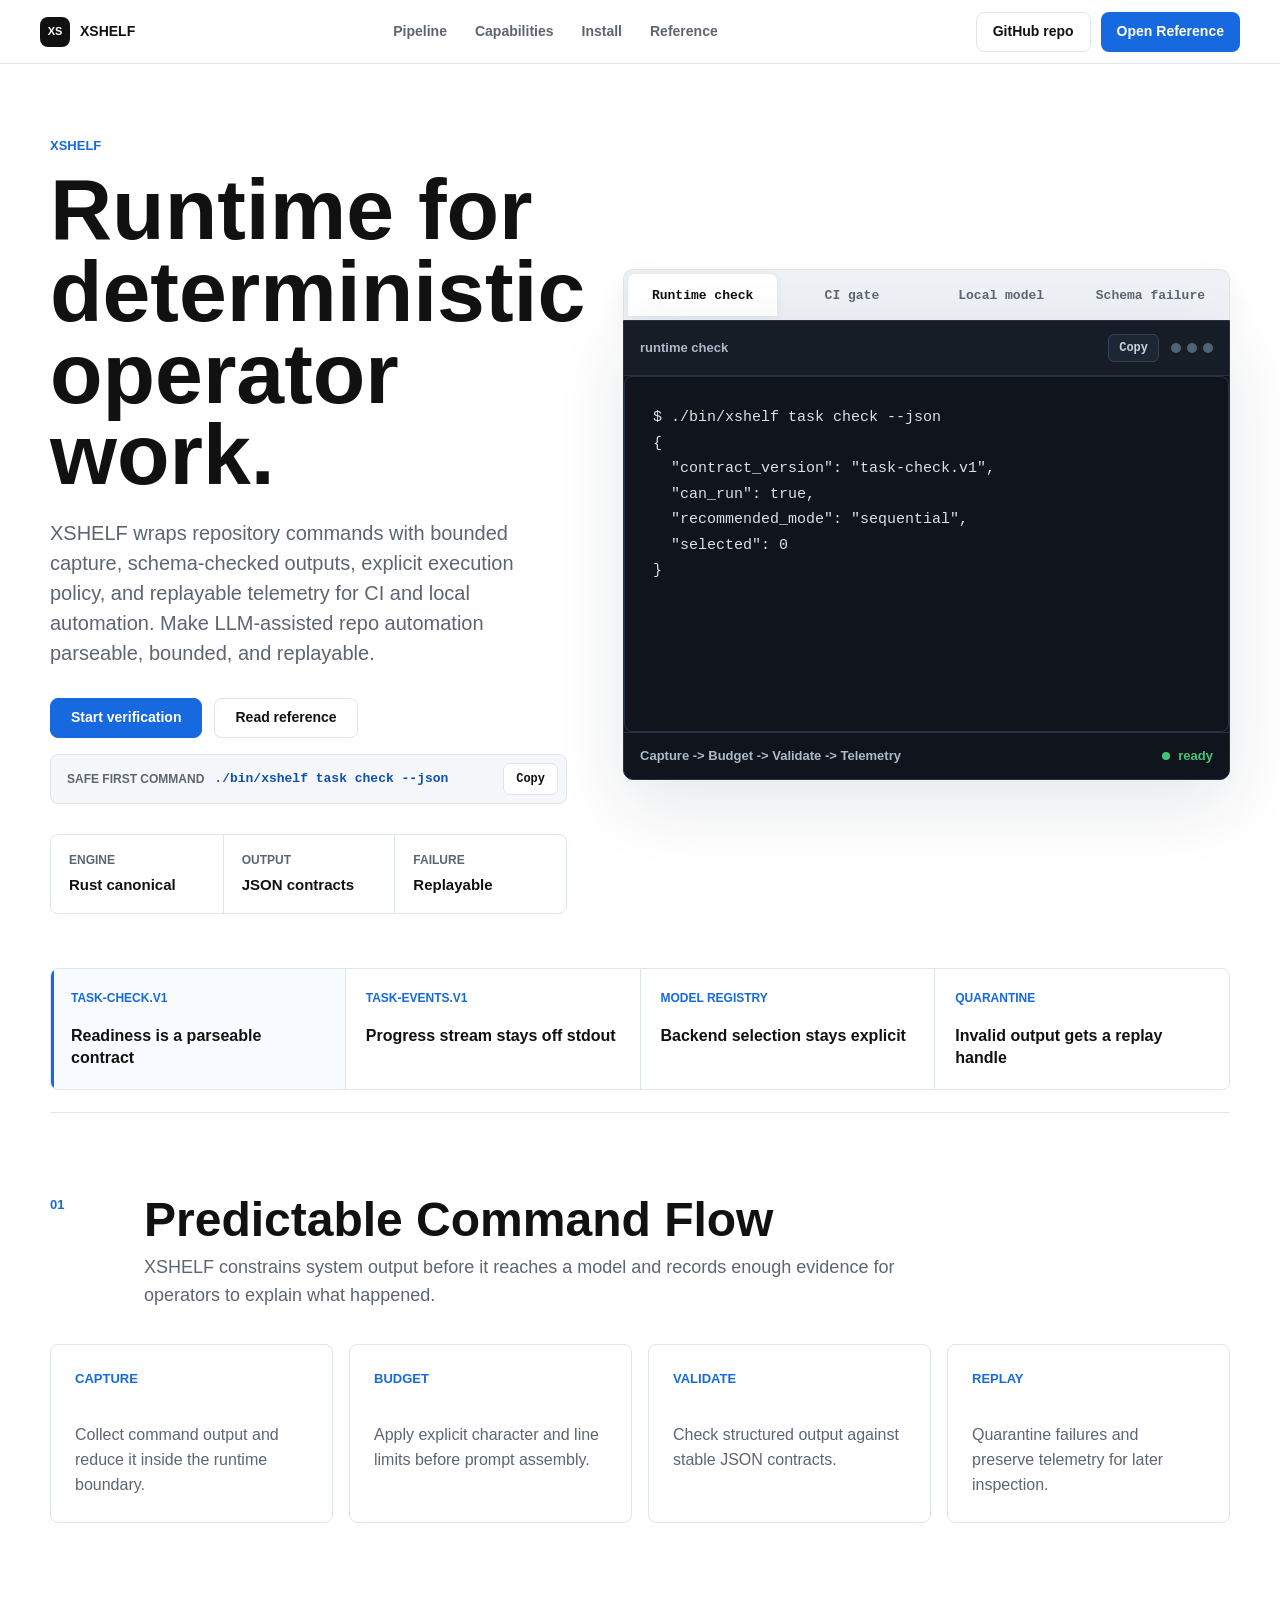
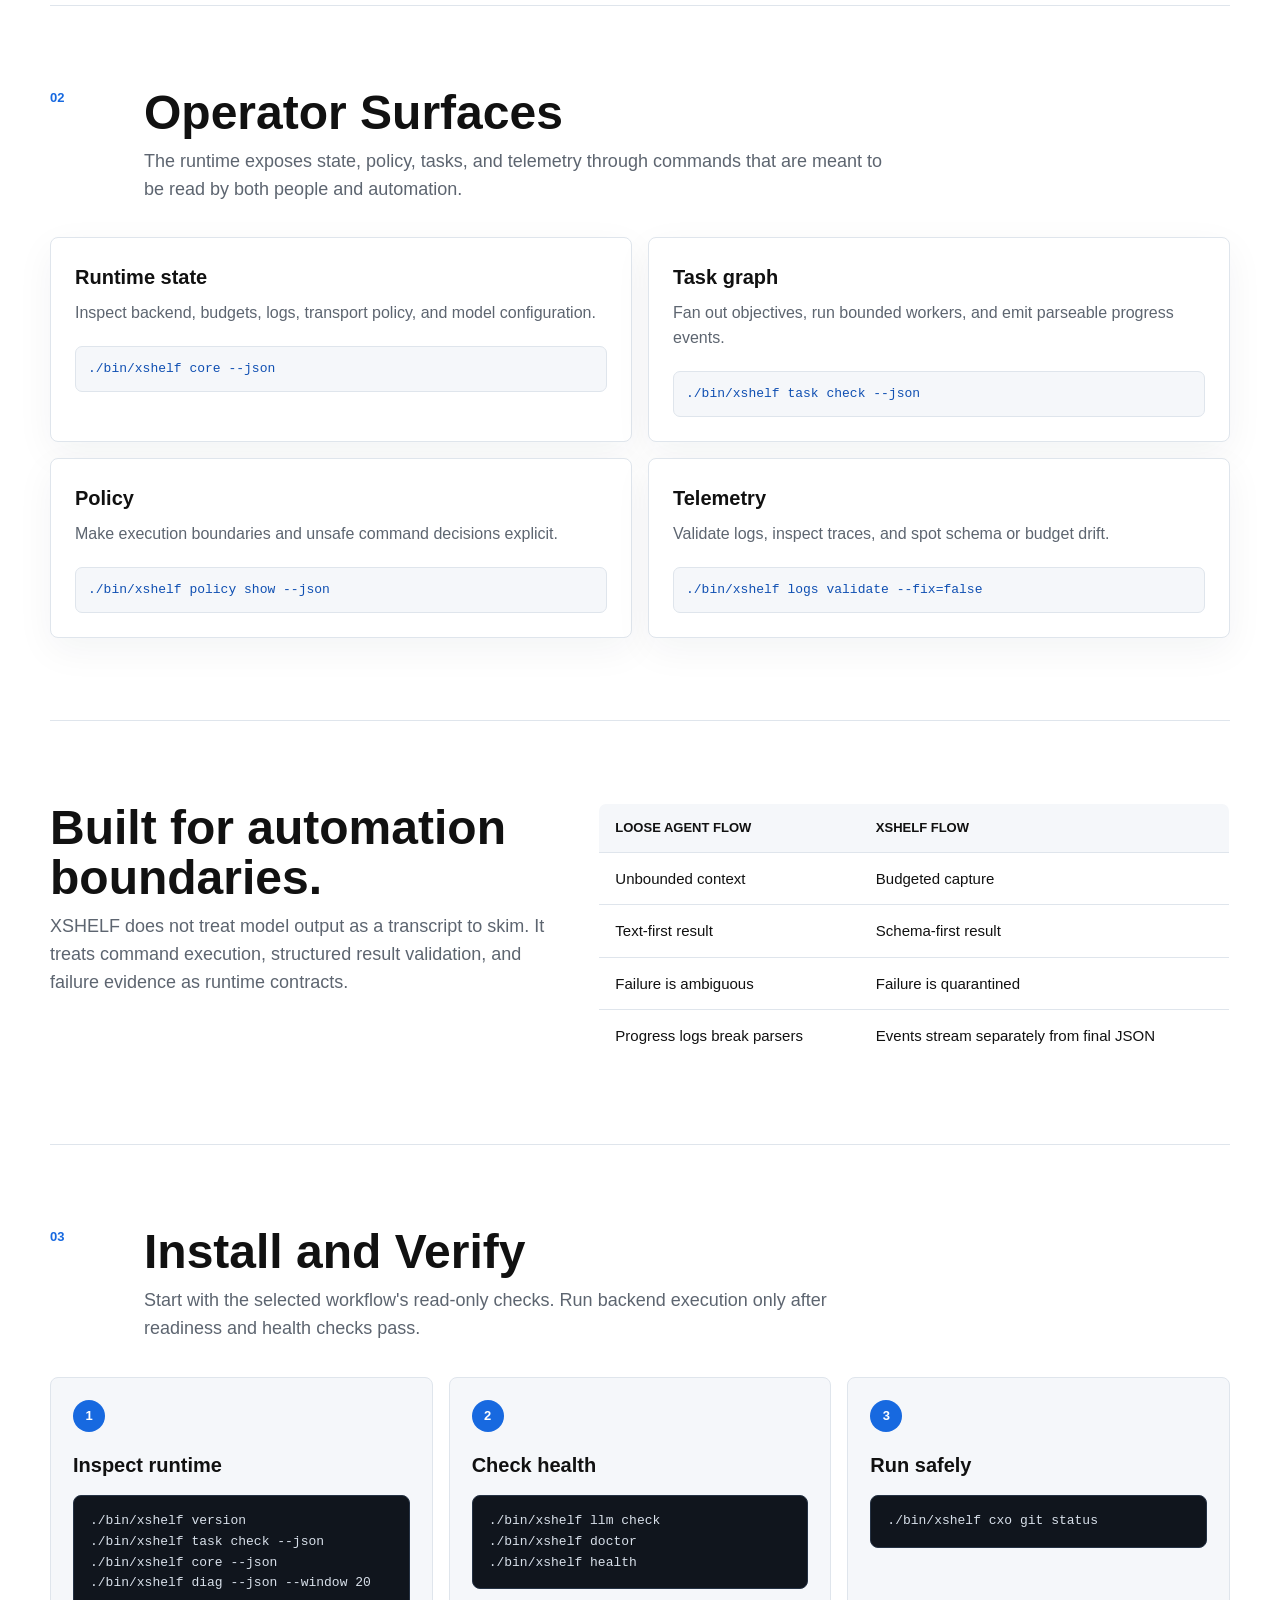
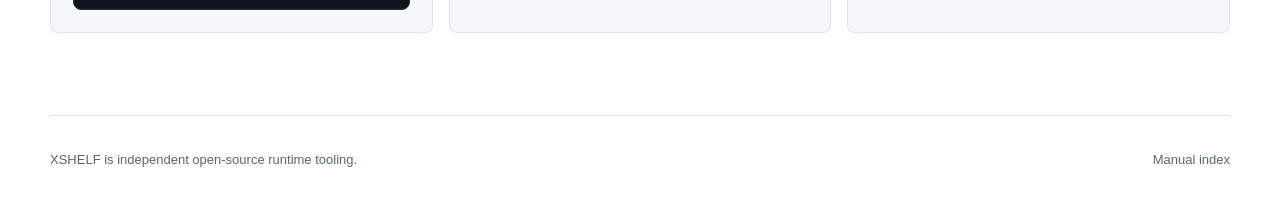
<file: index.html>
<!doctype html>
<html lang="en">
  <head>
    <meta charset="utf-8" />
    <meta name="viewport" content="width=device-width,initial-scale=1" />
    <title>XSHELF</title>
    <link rel="stylesheet" href="./docs/manuals/02_web/apple.css" />
  </head>
  <body>
    <header class="site-header">
      <a class="brand" href="./index.html" aria-label="XSHELF home">
        <span class="brand-mark">XS</span>
        <span>XSHELF</span>
      </a>
      <nav aria-label="Primary">
        <a href="#pipeline">Pipeline</a>
        <a href="#capabilities">Capabilities</a>
        <a href="#install">Install</a>
        <a href="./docs/manuals/02_web/CX_MANUAL_MASTER.html" data-manual-link>Reference</a>
      </nav>
      <div class="header-actions">
        <a class="header-action secondary" href="https://github.com/fugamante/XSHELF">GitHub repo</a>
        <a class="header-action" href="./docs/manuals/02_web/CX_MANUAL_MASTER.html" data-manual-link>Open Reference</a>
      </div>
    </header>

    <main id="top">
      <section class="hero">
        <div class="hero-copy">
          <p class="product-line">XSHELF</p>
          <h1>Runtime for deterministic operator work.</h1>
          <p class="lead">
            XSHELF wraps repository commands with bounded capture, schema-checked
            outputs, explicit execution policy, and replayable telemetry for
            CI and local automation. Make LLM-assisted repo automation parseable,
            bounded, and replayable.
          </p>
          <div class="hero-actions" aria-label="Primary actions">
            <a class="button primary" href="#install" data-try-action>Start verification</a>
            <a class="button secondary" href="./docs/manuals/02_web/CX_MANUAL_MASTER.html" data-manual-link>Read reference</a>
          </div>
          <div class="mobile-link-row" aria-label="Secondary actions">
            <a href="https://github.com/fugamante/XSHELF">GitHub repo</a>
            <a href="./docs/manuals/02_web/CX_MANUAL_MASTER.html" data-manual-link>Reference</a>
          </div>
          <div class="safe-command" aria-label="Safe first command">
            <span>Safe first command</span>
            <code data-safe-command>./bin/xshelf task check --json</code>
            <button type="button" data-copy-safe>Copy</button>
          </div>
          <dl class="status-strip" aria-label="Runtime proof points">
            <div>
              <dt>Engine</dt>
              <dd>Rust canonical</dd>
            </div>
            <div>
              <dt>Output</dt>
              <dd>JSON contracts</dd>
            </div>
            <div>
              <dt>Failure</dt>
              <dd>Replayable</dd>
            </div>
          </dl>
        </div>

        <div class="terminal-stack">
          <section class="quick-tabs terminal-tabs" aria-label="Runtime surfaces">
            <button type="button" class="active" data-surface-tab="operator">Runtime check</button>
            <button type="button" data-surface-tab="ci">CI gate</button>
            <button type="button" data-surface-tab="local">Local model</button>
            <button type="button" data-surface-tab="schema">Schema failure</button>
          </section>

          <div class="terminal-panel" aria-label="XSHELF terminal preview">
            <div class="terminal-top">
              <span data-terminal-title>runtime check</span>
              <div class="terminal-tools">
                <button type="button" class="copy-command" data-copy-terminal>Copy</button>
                <div class="window-dots" aria-hidden="true">
                  <span></span><span></span><span></span>
                </div>
              </div>
            </div>
            <pre><code data-terminal-code>$ ./bin/xshelf task check --json
{
  "contract_version": "task-check.v1",
  "can_run": true,
  "recommended_mode": "sequential",
  "selected": 0
}</code></pre>
            <div class="terminal-footer" aria-live="polite">
              <span data-terminal-caption>Capture -&gt; Budget -&gt; Validate -&gt; Telemetry</span>
              <span class="live-dot">ready</span>
            </div>
          </div>
        </div>
      </section>

      <section class="proof-band" aria-label="Contract proof">
        <article data-proof-key="readiness">
          <span>task-check.v1</span>
          <strong>Readiness is a parseable contract</strong>
        </article>
        <article data-proof-key="events">
          <span>task-events.v1</span>
          <strong>Progress stream stays off stdout</strong>
        </article>
        <article data-proof-key="backend">
          <span>model registry</span>
          <strong>Backend selection stays explicit</strong>
        </article>
        <article data-proof-key="quarantine">
          <span>quarantine</span>
          <strong>Invalid output gets a replay handle</strong>
        </article>
      </section>

      <section id="pipeline" class="section-block">
        <div class="section-head">
          <span class="section-index">01</span>
          <div>
            <h2>Predictable Command Flow</h2>
            <p>
              XSHELF constrains system output before it reaches a model and
              records enough evidence for operators to explain what happened.
            </p>
          </div>
        </div>
        <div class="pipeline-grid">
          <article>
            <span>Capture</span>
            <p>Collect command output and reduce it inside the runtime boundary.</p>
          </article>
          <article>
            <span>Budget</span>
            <p>Apply explicit character and line limits before prompt assembly.</p>
          </article>
          <article>
            <span>Validate</span>
            <p>Check structured output against stable JSON contracts.</p>
          </article>
          <article>
            <span>Replay</span>
            <p>Quarantine failures and preserve telemetry for later inspection.</p>
          </article>
        </div>
      </section>

      <section id="capabilities" class="section-block">
        <div class="section-head">
          <span class="section-index">02</span>
          <div>
            <h2>Operator Surfaces</h2>
            <p>
              The runtime exposes state, policy, tasks, and telemetry through
              commands that are meant to be read by both people and automation.
            </p>
          </div>
        </div>
        <div class="card-grid">
          <article class="card">
            <h3>Runtime state</h3>
            <p>Inspect backend, budgets, logs, transport policy, and model configuration.</p>
            <code>./bin/xshelf core --json</code>
          </article>
          <article class="card">
            <h3>Task graph</h3>
            <p>Fan out objectives, run bounded workers, and emit parseable progress events.</p>
            <code>./bin/xshelf task check --json</code>
          </article>
          <article class="card">
            <h3>Policy</h3>
            <p>Make execution boundaries and unsafe command decisions explicit.</p>
            <code>./bin/xshelf policy show --json</code>
          </article>
          <article class="card">
            <h3>Telemetry</h3>
            <p>Validate logs, inspect traces, and spot schema or budget drift.</p>
            <code>./bin/xshelf logs validate --fix=false</code>
          </article>
        </div>
      </section>

      <section class="compare-band" aria-label="Why XSHELF differs">
        <div>
          <h2>Built for automation boundaries.</h2>
          <p>
            XSHELF does not treat model output as a transcript to skim. It treats
            command execution, structured result validation, and failure evidence
            as runtime contracts.
          </p>
        </div>
        <table>
          <thead>
            <tr>
              <th scope="col">Loose agent flow</th>
              <th scope="col">XSHELF flow</th>
            </tr>
          </thead>
          <tbody>
            <tr>
              <td>Unbounded context</td>
              <td>Budgeted capture</td>
            </tr>
            <tr>
              <td>Text-first result</td>
              <td>Schema-first result</td>
            </tr>
            <tr>
              <td>Failure is ambiguous</td>
              <td>Failure is quarantined</td>
            </tr>
            <tr>
              <td>Progress logs break parsers</td>
              <td>Events stream separately from final JSON</td>
            </tr>
          </tbody>
        </table>
      </section>

      <section id="install" class="section-block">
        <div class="section-head">
          <span class="section-index">03</span>
          <div>
            <h2>Install and Verify</h2>
            <p>
              Start with the selected workflow's read-only checks. Run backend
              execution only after readiness and health checks pass.
            </p>
          </div>
        </div>
        <div class="steps" data-install-steps>
          <article data-step-card>
            <span>1</span>
            <h3 data-step-title>Inspect runtime</h3>
            <pre><code data-step-code>./bin/xshelf version
./bin/xshelf task check --json
./bin/xshelf core --json</code></pre>
          </article>
          <article data-step-card>
            <span>2</span>
            <h3 data-step-title>Check health</h3>
            <pre><code data-step-code>./bin/xshelf llm check
./bin/xshelf doctor
./bin/xshelf health</code></pre>
          </article>
          <article data-step-card>
            <span>3</span>
            <h3 data-step-title>Run safely</h3>
            <pre><code data-step-code>./bin/xshelf cxo git status</code></pre>
          </article>
        </div>
      </section>
    </main>

    <footer class="site-footer">
      <span>XSHELF is independent open-source runtime tooling.</span>
      <span><a href="./docs/manuals/02_web/index.html">Manual index</a></span>
    </footer>
    <script>
      (() => {
        const surfaces = {
          operator: {
            title: "runtime check",
            safeCommand: "./bin/xshelf task check --json",
            proof: "readiness",
            status: ["Rust canonical", "JSON contracts", "Replayable"],
            caption: "Capture -> Budget -> Validate -> Telemetry",
            terminal: `$ ./bin/xshelf task check --json
{
  "contract_version": "task-check.v1",
  "can_run": true,
  "recommended_mode": "sequential",
  "selected": 0
}`,
            steps: [
              ["Inspect runtime", "./bin/xshelf version\n./bin/xshelf task check --json\n./bin/xshelf core --json\n./bin/xshelf diag --json --window 20"],
              ["Check health", "./bin/xshelf llm check\n./bin/xshelf doctor\n./bin/xshelf health"],
              ["Run safely", "./bin/xshelf cxo git status"],
            ],
          },
          ci: {
            title: "ci gate",
            safeCommand: "./bin/xshelf task run-all --status pending --events-jsonl --json",
            proof: "events",
            status: ["Parseable stdout", "Explicit policy", "Guarded checks"],
            caption: "Plan -> Gate -> Execute -> Validate",
            terminal: `$ ./bin/xshelf task run-all --status pending --events-jsonl --json
{
  "contract_version": "task-run-all.v1",
  "summary": "parseable",
  "events_stream": "stderr",
  "can_execute": true
}`,
            steps: [
              ["Gate contracts", "./bin/xshelf task check --json | jq .\n./bin/xshelf policy show --json | jq ."],
              ["Run bounded tasks", "./bin/xshelf task run-all --status pending --mode mixed\n./bin/xshelf task events --limit 20 --json"],
              ["Validate logs", "./bin/xshelf logs validate --fix=false\n./bin/xshelf telemetry 50 --json | jq ."],
            ],
          },
          local: {
            title: "local model",
            safeCommand: "./bin/xshelf llm check",
            proof: "backend",
            status: ["Backend visible", "Model explicit", "Smoke checked"],
            caption: "Select -> Inspect -> Smoke -> Route",
            terminal: `$ ./bin/xshelf llm models inspect local_mlx --json
{
  "backend": "mlx",
  "model": "$MLX_MODEL_ID",
  "transport": "process",
  "status": "configured"
}`,
            steps: [
              ["Inspect backend", "./bin/xshelf llm show\n./bin/xshelf llm models list --json | jq ."],
              ["Select model", "./bin/xshelf llm use ollama llama3.1\n./bin/xshelf llm check"],
              ["Smoke route", "./bin/xshelf llm smoke \"Respond with OK only.\"\n./bin/xshelf cxo git status"],
            ],
          },
          schema: {
            title: "schema failure",
            safeCommand: "./bin/xshelf quarantine list",
            proof: "quarantine",
            status: ["Failure handled", "Replay handle", "Stdout guarded"],
            caption: "Validate -> Quarantine -> Replay -> Repair",
            terminal: `$ ./bin/xshelf diffsum-staged | jq .
schema validation failed
quarantine_id: q_20260528_143012
raw_response: .cx/quarantine/q_20260528_143012.json

$ ./bin/xshelf replay q_20260528_143012`,
            steps: [
              ["Validate schema", "./bin/xshelf commitjson | jq .\n./bin/xshelf diffsum-staged | jq ."],
              ["Inspect failure", "./bin/xshelf quarantine list\n./bin/xshelf quarantine show <id>"],
              ["Replay safely", "./bin/xshelf replay <id>\n./bin/xshelf logs validate --fix=false"],
            ],
          },
        };

        const tabs = [...document.querySelectorAll("[data-surface-tab]")];
        const terminal = document.querySelector("[data-terminal-code]");
        const terminalTitle = document.querySelector("[data-terminal-title]");
        const caption = document.querySelector("[data-terminal-caption]");
        const statusValues = [...document.querySelectorAll(".status-strip dd")];
        const stepCards = [...document.querySelectorAll("[data-step-card]")];
        const proofCards = [...document.querySelectorAll("[data-proof-key]")];
        const copyButton = document.querySelector("[data-copy-terminal]");
        const safeCommand = document.querySelector("[data-safe-command]");
        const safeCopy = document.querySelector("[data-copy-safe]");
        const tryAction = document.querySelector("[data-try-action]");
        const manualLinks = [...document.querySelectorAll("[data-manual-link]")];
        let currentSurface = "operator";

        function activate(name) {
          const surface = surfaces[name] || surfaces.operator;
          tabs.forEach((tab) => {
            const selected = tab.dataset.surfaceTab === name;
            tab.classList.toggle("active", selected);
            tab.setAttribute("aria-pressed", String(selected));
          });
          currentSurface = name;
          terminalTitle.textContent = surface.title;
          terminal.textContent = surface.terminal;
          caption.textContent = surface.caption;
          safeCommand.textContent = surface.safeCommand;
          proofCards.forEach((card) => {
            const active = card.dataset.proofKey === surface.proof;
            card.classList.toggle("active", active);
          });
          statusValues.forEach((node, index) => {
            node.textContent = surface.status[index];
          });
          stepCards.forEach((card, index) => {
            const step = surface.steps[index];
            card.querySelector("[data-step-title]").textContent = step[0];
            card.querySelector("[data-step-code]").textContent = step[1];
          });
          copyButton.textContent = "Copy";
          safeCopy.textContent = "Copy";
        }

        tabs.forEach((tab) => {
          tab.setAttribute("aria-pressed", String(tab.classList.contains("active")));
          tab.addEventListener("click", () => activate(tab.dataset.surfaceTab));
        });
        activate(currentSurface);

        async function copyText(text) {
          try {
            if (navigator.clipboard && navigator.clipboard.writeText) {
              await navigator.clipboard.writeText(text);
              return true;
            }
          } catch (_error) {
            /* Fall back below for local file previews and older browsers. */
          }

          const textarea = document.createElement("textarea");
          textarea.value = text;
          textarea.setAttribute("readonly", "");
          textarea.style.position = "fixed";
          textarea.style.left = "-9999px";
          document.body.appendChild(textarea);
          textarea.select();
          try {
            return document.execCommand("copy");
          } catch (_error) {
            return false;
          } finally {
            textarea.remove();
          }
        }

        copyButton.addEventListener("click", async () => {
          copyButton.textContent = (await copyText(terminal.textContent)) ? "Copied" : "Select text";
        });

        safeCopy.addEventListener("click", async () => {
          safeCopy.textContent = (await copyText(safeCommand.textContent)) ? "Copied" : "Select";
        });

        tryAction.addEventListener("click", (event) => {
          event.preventDefault();
          const install = document.querySelector("#install");
          activate(currentSurface);
          install.scrollIntoView({ behavior: "smooth", block: "start" });
        });

        manualLinks.forEach((link) => {
          link.addEventListener("click", (event) => {
            event.preventDefault();
            window.location.assign(new URL(link.getAttribute("href"), window.location.href).href);
          });
        });
      })();
    </script>
  </body>
</html>
</file>
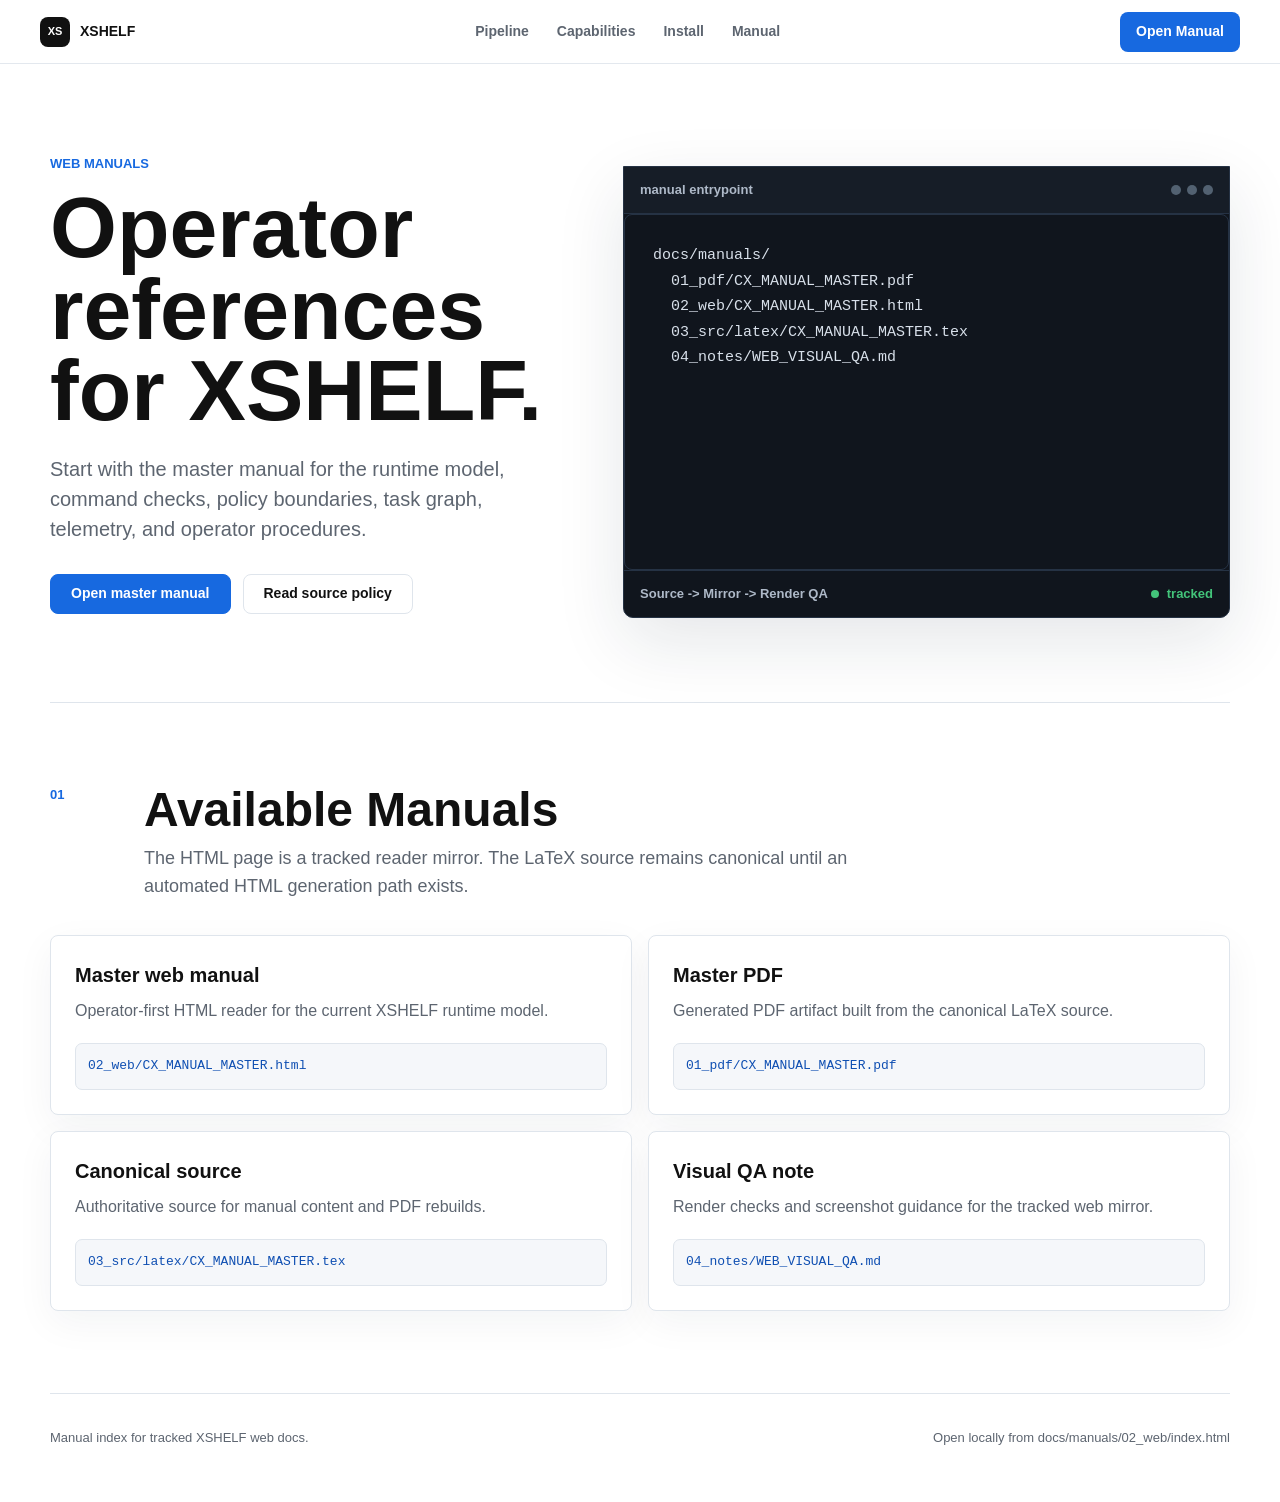
<file: docs/manuals/02_web/index.html>
<!doctype html>
<html lang="en">
  <head>
    <meta charset="utf-8" />
    <meta name="viewport" content="width=device-width,initial-scale=1" />
    <title>XSHELF Web Manuals</title>
    <link rel="stylesheet" href="./apple.css" />
  </head>
  <body>
    <header class="site-header">
      <a class="brand" href="./index.html" aria-label="XSHELF web manuals">
        <span class="brand-mark">XS</span>
        <span>XSHELF</span>
      </a>
      <nav aria-label="Primary">
        <a href="./CX_MANUAL_MASTER.html#pipeline">Pipeline</a>
        <a href="./CX_MANUAL_MASTER.html#capabilities">Capabilities</a>
        <a href="./CX_MANUAL_MASTER.html#install">Install</a>
        <a href="./CX_MANUAL_MASTER.html#manual">Manual</a>
      </nav>
      <a class="header-action" href="./CX_MANUAL_MASTER.html">Open Manual</a>
    </header>

    <main id="top">
      <section class="hero index-hero">
        <div class="hero-copy">
          <p class="product-line">Web manuals</p>
          <h1>Operator references for XSHELF.</h1>
          <p class="lead">
            Start with the master manual for the runtime model, command checks,
            policy boundaries, task graph, telemetry, and operator procedures.
          </p>
          <div class="hero-actions" aria-label="Manual actions">
            <a class="button primary" href="./CX_MANUAL_MASTER.html">Open master manual</a>
            <a class="button secondary" href="../00_README.md">Read source policy</a>
          </div>
        </div>

        <div class="terminal-panel" aria-label="Manual quick check">
          <div class="terminal-top">
            <span>manual entrypoint</span>
            <div class="window-dots" aria-hidden="true">
              <span></span><span></span><span></span>
            </div>
          </div>
          <pre><code>docs/manuals/
  01_pdf/CX_MANUAL_MASTER.pdf
  02_web/CX_MANUAL_MASTER.html
  03_src/latex/CX_MANUAL_MASTER.tex
  04_notes/WEB_VISUAL_QA.md</code></pre>
          <div class="terminal-footer">
            <span>Source -&gt; Mirror -&gt; Render QA</span>
            <span class="live-dot">tracked</span>
          </div>
        </div>
      </section>

      <section class="section-block">
        <div class="section-head">
          <span class="section-index">01</span>
          <div>
            <h2>Available Manuals</h2>
            <p>
              The HTML page is a tracked reader mirror. The LaTeX source remains
              canonical until an automated HTML generation path exists.
            </p>
          </div>
        </div>
        <div class="card-grid">
          <article class="card">
            <h3>Master web manual</h3>
            <p>Operator-first HTML reader for the current XSHELF runtime model.</p>
            <code>02_web/CX_MANUAL_MASTER.html</code>
          </article>
          <article class="card">
            <h3>Master PDF</h3>
            <p>Generated PDF artifact built from the canonical LaTeX source.</p>
            <code>01_pdf/CX_MANUAL_MASTER.pdf</code>
          </article>
          <article class="card">
            <h3>Canonical source</h3>
            <p>Authoritative source for manual content and PDF rebuilds.</p>
            <code>03_src/latex/CX_MANUAL_MASTER.tex</code>
          </article>
          <article class="card">
            <h3>Visual QA note</h3>
            <p>Render checks and screenshot guidance for the tracked web mirror.</p>
            <code>04_notes/WEB_VISUAL_QA.md</code>
          </article>
        </div>
      </section>
    </main>

    <footer class="site-footer">
      <span>Manual index for tracked XSHELF web docs.</span>
      <span>Open locally from docs/manuals/02_web/index.html</span>
    </footer>
  </body>
</html>
</file>
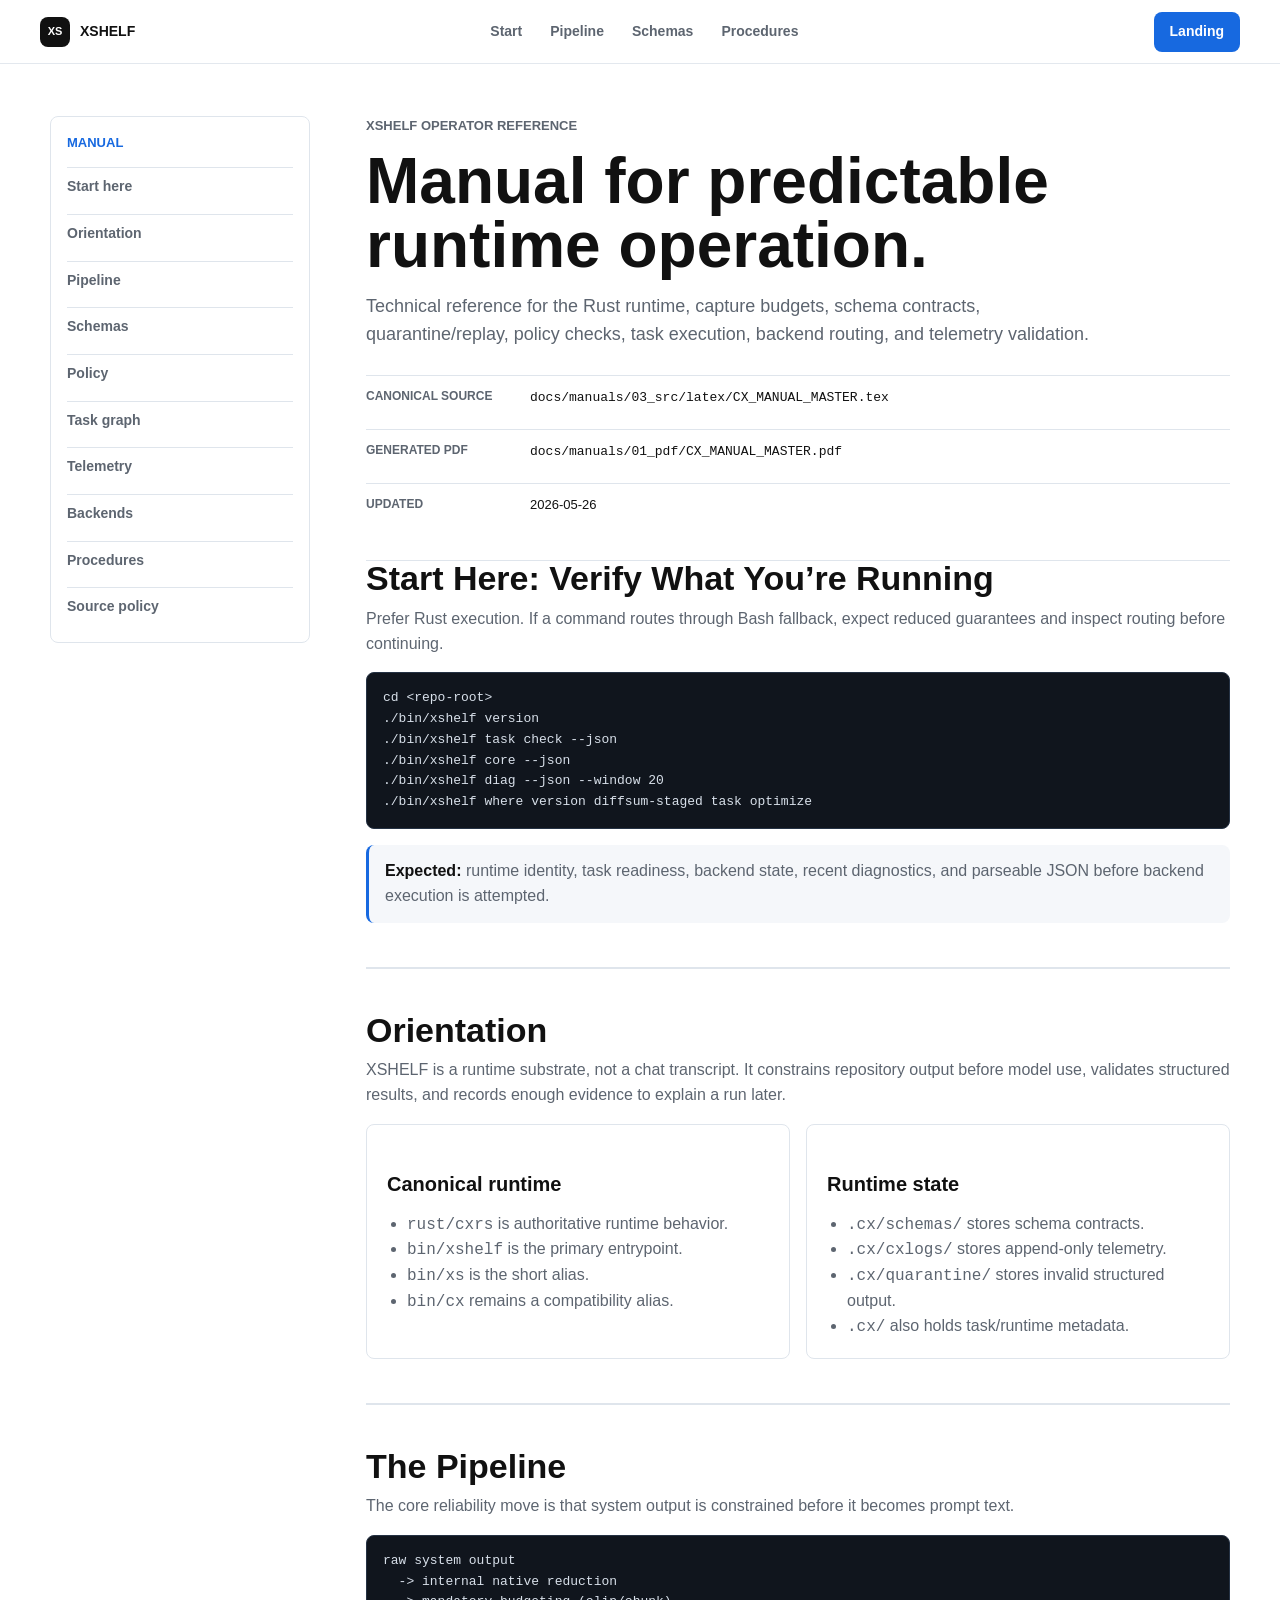
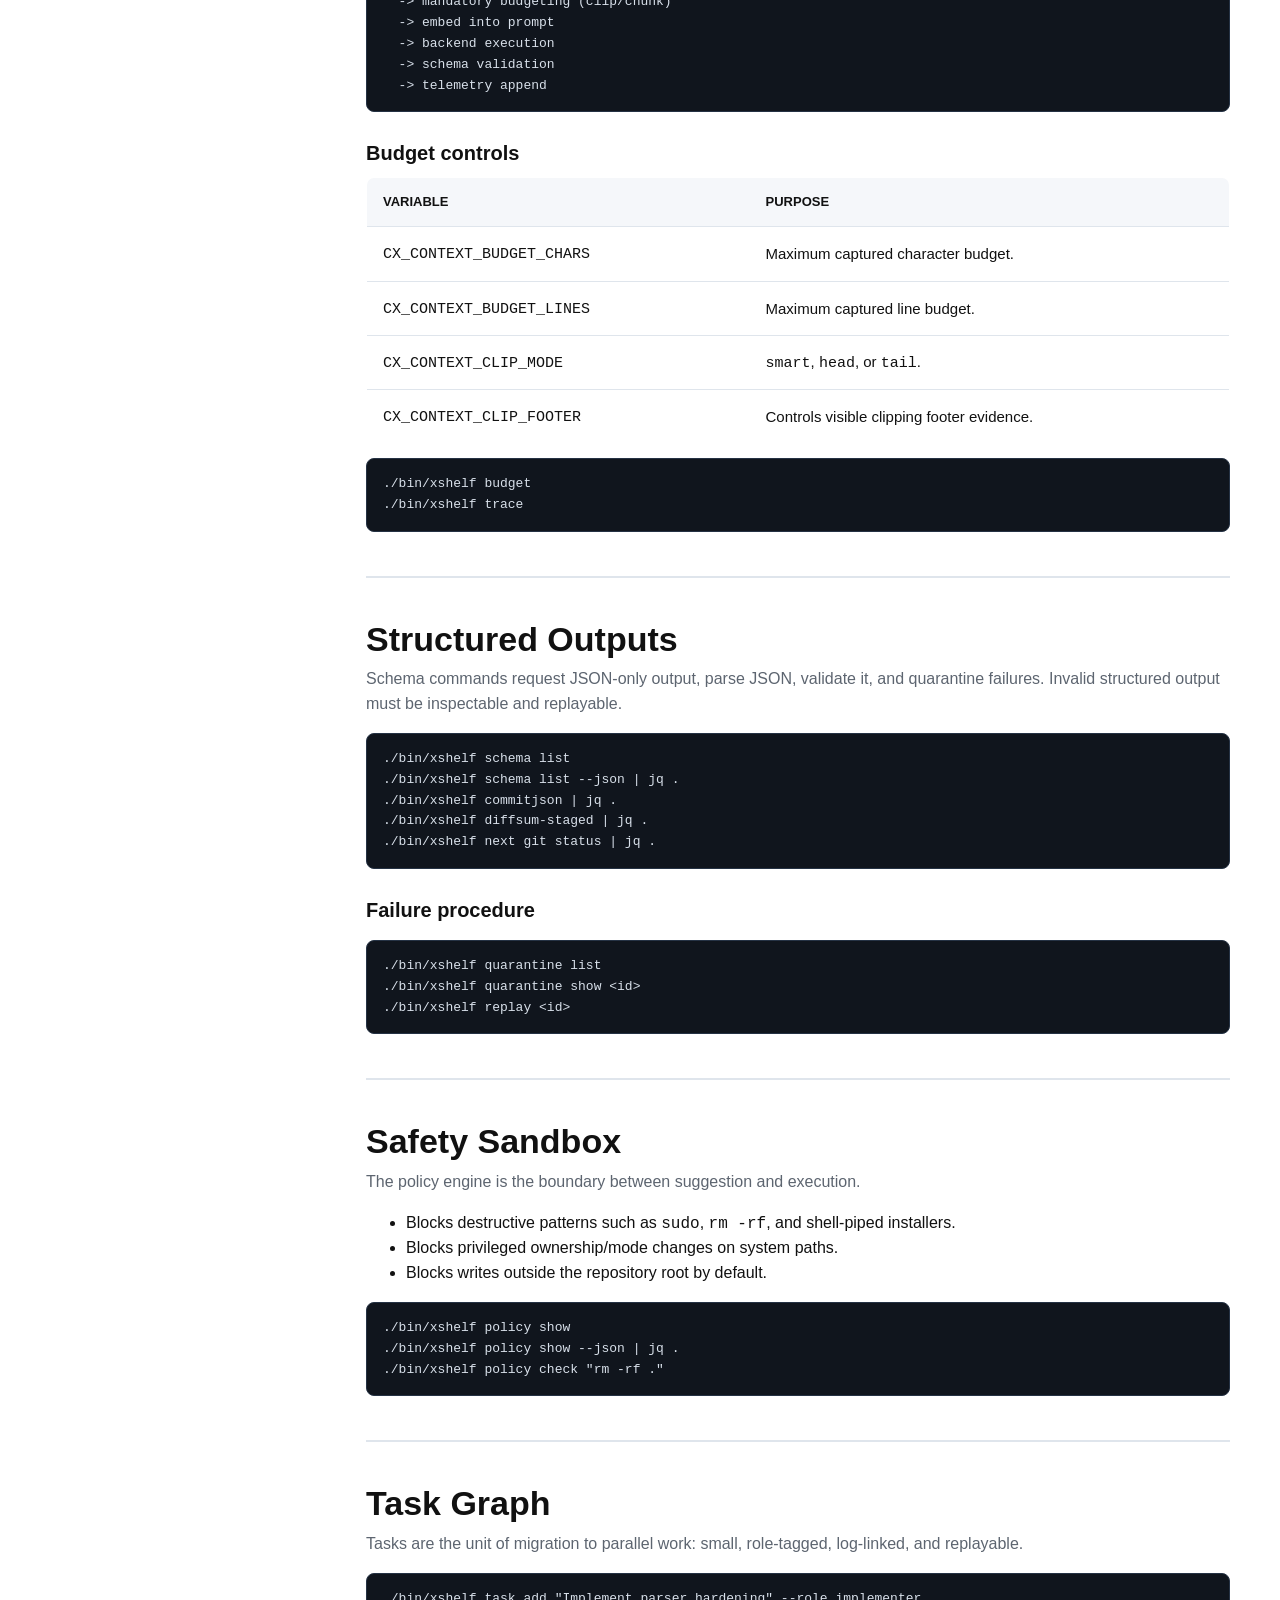
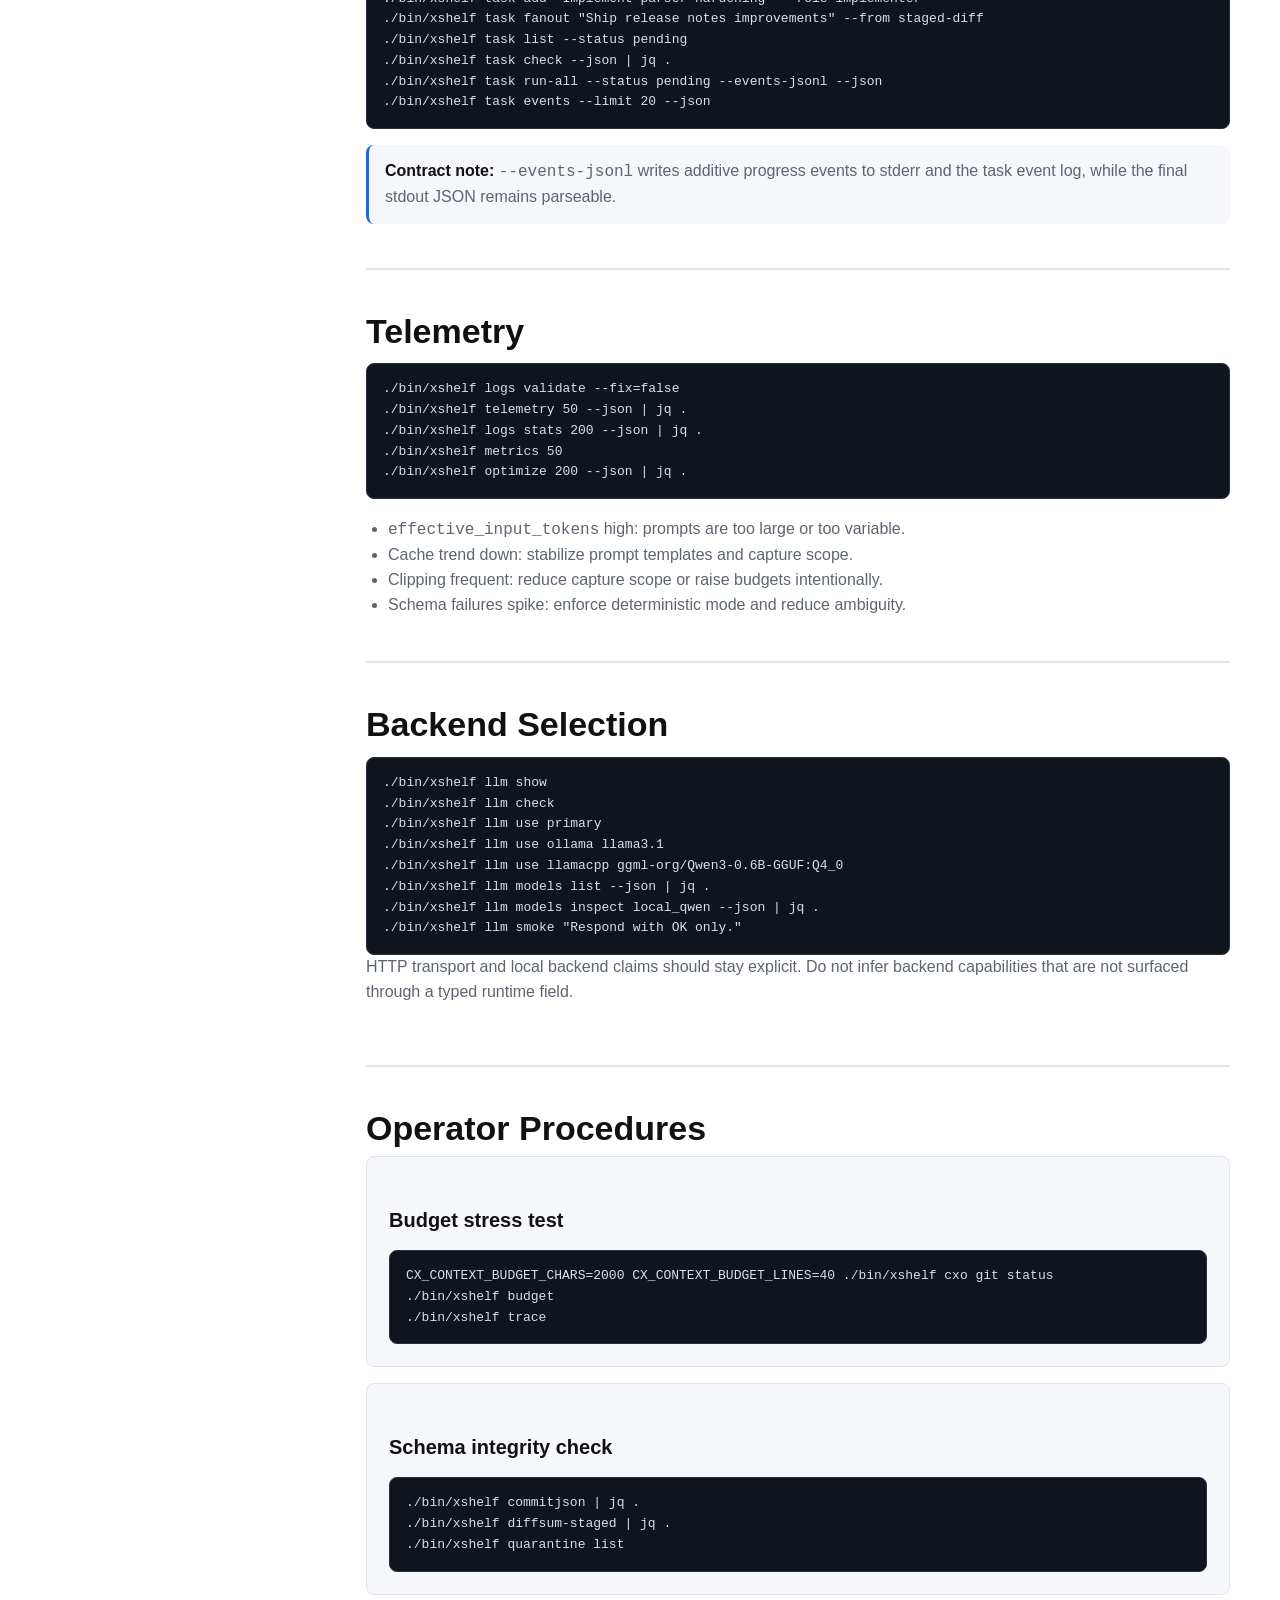
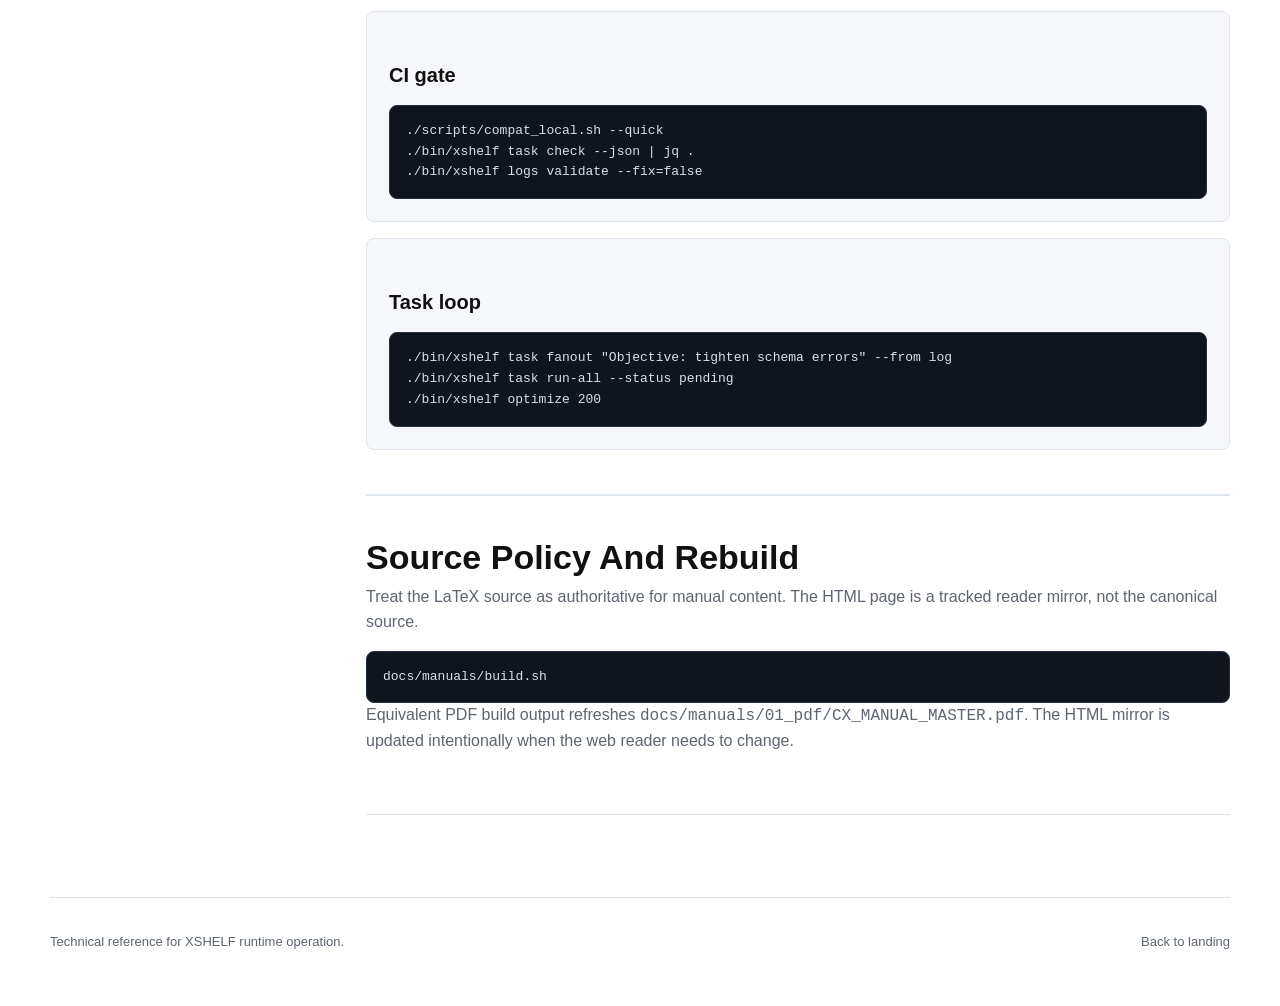
<file: docs/manuals/02_web/CX_MANUAL_MASTER.html>
<!doctype html>
<html lang="en">
  <head>
    <meta charset="utf-8" />
    <meta name="viewport" content="width=device-width,initial-scale=1" />
    <title>XSHELF Operator Manual</title>
    <link rel="stylesheet" href="./apple.css" />
  </head>
  <body class="manual-page">
    <header class="site-header">
      <a class="brand" href="../../../index.html" aria-label="XSHELF home">
        <span class="brand-mark">XS</span>
        <span>XSHELF</span>
      </a>
      <nav aria-label="Primary">
        <a href="#start">Start</a>
        <a href="#pipeline">Pipeline</a>
        <a href="#schemas">Schemas</a>
        <a href="#procedures">Procedures</a>
      </nav>
      <a class="header-action" href="../../../index.html">Landing</a>
    </header>

    <main id="top" class="manual-shell">
      <aside class="toc manual-toc" aria-label="Manual contents">
        <div class="toc-title">Manual</div>
        <a href="#start">Start here</a>
        <a href="#orientation">Orientation</a>
        <a href="#pipeline">Pipeline</a>
        <a href="#schemas">Schemas</a>
        <a href="#policy">Policy</a>
        <a href="#tasks">Task graph</a>
        <a href="#telemetry">Telemetry</a>
        <a href="#backends">Backends</a>
        <a href="#procedures">Procedures</a>
        <a href="#rebuild">Source policy</a>
      </aside>

      <article class="manual-content technical-manual">
        <header class="manual-title">
          <p class="product-line">XSHELF operator reference</p>
          <h1>Manual for predictable runtime operation.</h1>
          <p>
            Technical reference for the Rust runtime, capture budgets, schema
            contracts, quarantine/replay, policy checks, task execution, backend
            routing, and telemetry validation.
          </p>
          <dl class="manual-meta">
            <div>
              <dt>Canonical source</dt>
              <dd><code>docs/manuals/03_src/latex/CX_MANUAL_MASTER.tex</code></dd>
            </div>
            <div>
              <dt>Generated PDF</dt>
              <dd><code>docs/manuals/01_pdf/CX_MANUAL_MASTER.pdf</code></dd>
            </div>
            <div>
              <dt>Updated</dt>
              <dd>2026-05-26</dd>
            </div>
          </dl>
        </header>

        <section id="start">
          <h2>Start Here: Verify What You’re Running</h2>
          <p>
            Prefer Rust execution. If a command routes through Bash fallback,
            expect reduced guarantees and inspect routing before continuing.
          </p>
          <pre><code>cd &lt;repo-root&gt;
./bin/xshelf version
./bin/xshelf task check --json
./bin/xshelf core --json
./bin/xshelf diag --json --window 20
./bin/xshelf where version diffsum-staged task optimize</code></pre>
          <div class="manual-note">
            <strong>Expected:</strong> runtime identity, task readiness, backend
            state, recent diagnostics, and parseable JSON before backend
            execution is attempted.
          </div>
        </section>

        <section id="orientation">
          <h2>Orientation</h2>
          <p>
            XSHELF is a runtime substrate, not a chat transcript. It constrains
            repository output before model use, validates structured results,
            and records enough evidence to explain a run later.
          </p>
          <div class="reference-grid">
            <article>
              <h3>Canonical runtime</h3>
              <ul>
                <li><code>rust/cxrs</code> is authoritative runtime behavior.</li>
                <li><code>bin/xshelf</code> is the primary entrypoint.</li>
                <li><code>bin/xs</code> is the short alias.</li>
                <li><code>bin/cx</code> remains a compatibility alias.</li>
              </ul>
            </article>
            <article>
              <h3>Runtime state</h3>
              <ul>
                <li><code>.cx/schemas/</code> stores schema contracts.</li>
                <li><code>.cx/cxlogs/</code> stores append-only telemetry.</li>
                <li><code>.cx/quarantine/</code> stores invalid structured output.</li>
                <li><code>.cx/</code> also holds task/runtime metadata.</li>
              </ul>
            </article>
          </div>
        </section>

        <section id="pipeline">
          <h2>The Pipeline</h2>
          <p>The core reliability move is that system output is constrained before it becomes prompt text.</p>
          <pre><code>raw system output
  -&gt; internal native reduction
  -&gt; mandatory budgeting (clip/chunk)
  -&gt; embed into prompt
  -&gt; backend execution
  -&gt; schema validation
  -&gt; telemetry append</code></pre>
          <h3>Budget controls</h3>
          <table>
            <thead>
              <tr>
                <th scope="col">Variable</th>
                <th scope="col">Purpose</th>
              </tr>
            </thead>
            <tbody>
              <tr>
                <td><code>CX_CONTEXT_BUDGET_CHARS</code></td>
                <td>Maximum captured character budget.</td>
              </tr>
              <tr>
                <td><code>CX_CONTEXT_BUDGET_LINES</code></td>
                <td>Maximum captured line budget.</td>
              </tr>
              <tr>
                <td><code>CX_CONTEXT_CLIP_MODE</code></td>
                <td><code>smart</code>, <code>head</code>, or <code>tail</code>.</td>
              </tr>
              <tr>
                <td><code>CX_CONTEXT_CLIP_FOOTER</code></td>
                <td>Controls visible clipping footer evidence.</td>
              </tr>
            </tbody>
          </table>
          <pre><code>./bin/xshelf budget
./bin/xshelf trace</code></pre>
        </section>

        <section id="schemas">
          <h2>Structured Outputs</h2>
          <p>
            Schema commands request JSON-only output, parse JSON, validate it,
            and quarantine failures. Invalid structured output must be inspectable
            and replayable.
          </p>
          <pre><code>./bin/xshelf schema list
./bin/xshelf schema list --json | jq .
./bin/xshelf commitjson | jq .
./bin/xshelf diffsum-staged | jq .
./bin/xshelf next git status | jq .</code></pre>
          <h3>Failure procedure</h3>
          <pre><code>./bin/xshelf quarantine list
./bin/xshelf quarantine show &lt;id&gt;
./bin/xshelf replay &lt;id&gt;</code></pre>
        </section>

        <section id="policy">
          <h2>Safety Sandbox</h2>
          <p>The policy engine is the boundary between suggestion and execution.</p>
          <ul>
            <li>Blocks destructive patterns such as <code>sudo</code>, <code>rm -rf</code>, and shell-piped installers.</li>
            <li>Blocks privileged ownership/mode changes on system paths.</li>
            <li>Blocks writes outside the repository root by default.</li>
          </ul>
          <pre><code>./bin/xshelf policy show
./bin/xshelf policy show --json | jq .
./bin/xshelf policy check "rm -rf ."</code></pre>
        </section>

        <section id="tasks">
          <h2>Task Graph</h2>
          <p>
            Tasks are the unit of migration to parallel work: small, role-tagged,
            log-linked, and replayable.
          </p>
          <pre><code>./bin/xshelf task add "Implement parser hardening" --role implementer
./bin/xshelf task fanout "Ship release notes improvements" --from staged-diff
./bin/xshelf task list --status pending
./bin/xshelf task check --json | jq .
./bin/xshelf task run-all --status pending --events-jsonl --json
./bin/xshelf task events --limit 20 --json</code></pre>
          <div class="manual-note">
            <strong>Contract note:</strong> <code>--events-jsonl</code> writes
            additive progress events to stderr and the task event log, while the
            final stdout JSON remains parseable.
          </div>
        </section>

        <section id="telemetry">
          <h2>Telemetry</h2>
          <pre><code>./bin/xshelf logs validate --fix=false
./bin/xshelf telemetry 50 --json | jq .
./bin/xshelf logs stats 200 --json | jq .
./bin/xshelf metrics 50
./bin/xshelf optimize 200 --json | jq .</code></pre>
          <ul class="signal-list">
            <li><code>effective_input_tokens</code> high: prompts are too large or too variable.</li>
            <li>Cache trend down: stabilize prompt templates and capture scope.</li>
            <li>Clipping frequent: reduce capture scope or raise budgets intentionally.</li>
            <li>Schema failures spike: enforce deterministic mode and reduce ambiguity.</li>
          </ul>
        </section>

        <section id="backends">
          <h2>Backend Selection</h2>
          <pre><code>./bin/xshelf llm show
./bin/xshelf llm check
./bin/xshelf llm use primary
./bin/xshelf llm use ollama llama3.1
./bin/xshelf llm use llamacpp ggml-org/Qwen3-0.6B-GGUF:Q4_0
./bin/xshelf llm models list --json | jq .
./bin/xshelf llm models inspect local_qwen --json | jq .
./bin/xshelf llm smoke "Respond with OK only."</code></pre>
          <p>
            HTTP transport and local backend claims should stay explicit. Do not
            infer backend capabilities that are not surfaced through a typed
            runtime field.
          </p>
        </section>

        <section id="procedures">
          <h2>Operator Procedures</h2>
          <div class="procedure-grid">
            <article>
              <h3>Budget stress test</h3>
              <pre><code>CX_CONTEXT_BUDGET_CHARS=2000 CX_CONTEXT_BUDGET_LINES=40 ./bin/xshelf cxo git status
./bin/xshelf budget
./bin/xshelf trace</code></pre>
            </article>
            <article>
              <h3>Schema integrity check</h3>
              <pre><code>./bin/xshelf commitjson | jq .
./bin/xshelf diffsum-staged | jq .
./bin/xshelf quarantine list</code></pre>
            </article>
            <article>
              <h3>CI gate</h3>
              <pre><code>./scripts/compat_local.sh --quick
./bin/xshelf task check --json | jq .
./bin/xshelf logs validate --fix=false</code></pre>
            </article>
            <article>
              <h3>Task loop</h3>
              <pre><code>./bin/xshelf task fanout "Objective: tighten schema errors" --from log
./bin/xshelf task run-all --status pending
./bin/xshelf optimize 200</code></pre>
            </article>
          </div>
        </section>

        <section id="rebuild">
          <h2>Source Policy And Rebuild</h2>
          <p>
            Treat the LaTeX source as authoritative for manual content. The HTML
            page is a tracked reader mirror, not the canonical source.
          </p>
          <pre><code>docs/manuals/build.sh</code></pre>
          <p>
            Equivalent PDF build output refreshes
            <code>docs/manuals/01_pdf/CX_MANUAL_MASTER.pdf</code>. The HTML mirror
            is updated intentionally when the web reader needs to change.
          </p>
        </section>
      </article>
    </main>

    <footer class="site-footer">
      <span>Technical reference for XSHELF runtime operation.</span>
      <span><a href="../../../index.html">Back to landing</a></span>
    </footer>
  </body>
</html>
</file>
<file: docs/manuals/02_web/apple.css>
:root {
  --bg: #ffffff;
  --ink: #111111;
  --muted: #5d6570;
  --soft: #f5f7fa;
  --line: #dfe5ec;
  --blue: #1769e0;
  --blue-dark: #0f4fb2;
  --terminal: #10151d;
  --terminal-2: #161d27;
  --terminal-text: #d8e0ea;
  --green: #43c47a;
  --shadow: 0 24px 70px rgba(15, 32, 56, 0.11);
}

* {
  box-sizing: border-box;
}

html {
  scroll-behavior: smooth;
}

body {
  margin: 0;
  background: var(--bg);
  color: var(--ink);
  font-family: -apple-system, BlinkMacSystemFont, "SF Pro Text", "Helvetica Neue", Helvetica, Arial, sans-serif;
  line-height: 1.55;
}

a {
  color: inherit;
  text-decoration: none;
}

button,
code,
pre {
  font-family: ui-monospace, SFMono-Regular, Menlo, Monaco, Consolas, "Liberation Mono", "Courier New", monospace;
}

.site-header {
  position: sticky;
  top: 0;
  z-index: 20;
  display: flex;
  align-items: center;
  justify-content: space-between;
  gap: 24px;
  min-height: 64px;
  padding: 0 40px;
  border-bottom: 1px solid rgba(223, 229, 236, 0.86);
  background: rgba(255, 255, 255, 0.88);
  backdrop-filter: blur(16px);
}

.brand {
  display: inline-flex;
  align-items: center;
  gap: 10px;
  font-size: 14px;
  font-weight: 700;
}

.brand-mark {
  display: grid;
  width: 30px;
  height: 30px;
  place-items: center;
  border-radius: 8px;
  background: var(--ink);
  color: #ffffff;
  font-size: 11px;
}

.site-header nav {
  display: flex;
  gap: 28px;
  color: var(--muted);
  font-size: 14px;
  font-weight: 560;
}

.site-header nav a:hover,
.toc a:hover {
  color: var(--blue);
}

.header-action,
.button {
  display: inline-flex;
  align-items: center;
  justify-content: center;
  min-height: 40px;
  border-radius: 8px;
  font-size: 14px;
  font-weight: 650;
}

.header-actions {
  display: inline-flex;
  align-items: center;
  gap: 10px;
}

.header-action {
  padding: 0 16px;
  background: var(--blue);
  color: #ffffff;
}

.header-action.secondary {
  border: 1px solid var(--line);
  background: #ffffff;
  color: var(--ink);
}

main,
.site-footer {
  width: min(1180px, calc(100% - 48px));
  margin: 0 auto;
}

.hero {
  display: grid;
  grid-template-columns: minmax(0, 0.92fr) minmax(520px, 1.08fr);
  gap: 56px;
  align-items: center;
  min-height: calc(100vh - 64px);
  padding: 72px 0 54px;
}

.index-hero {
  min-height: calc(78vh - 64px);
}

.product-line,
.section-index,
.toc-title {
  color: var(--blue);
  font-size: 13px;
  font-weight: 750;
  text-transform: uppercase;
}

h1,
h2,
h3,
p {
  margin-top: 0;
}

h1 {
  max-width: 690px;
  margin-bottom: 22px;
  font-size: clamp(48px, 7vw, 86px);
  line-height: 0.95;
}

.lead {
  max-width: 620px;
  margin-bottom: 30px;
  color: var(--muted);
  font-size: 20px;
  line-height: 1.5;
}

.hero-actions {
  display: flex;
  flex-wrap: wrap;
  gap: 12px;
  margin-bottom: 16px;
}

.mobile-link-row {
  display: none;
}

.button {
  padding: 0 20px;
  border: 1px solid var(--line);
}

.button.primary,
.header-action {
  border-color: var(--blue);
  background: var(--blue);
  color: #ffffff;
}

.button.primary:hover,
.header-action:hover {
  background: var(--blue-dark);
}

.header-action.secondary:hover {
  background: var(--soft);
}

.button.secondary {
  background: #ffffff;
  color: var(--ink);
}

.status-strip {
  display: grid;
  grid-template-columns: repeat(3, minmax(0, 1fr));
  max-width: 640px;
  margin: 0;
  overflow: hidden;
  border: 1px solid var(--line);
  border-radius: 8px;
}

.status-strip div {
  padding: 16px 18px;
}

.status-strip div + div {
  border-left: 1px solid var(--line);
}

.status-strip dt {
  color: var(--muted);
  font-size: 12px;
  font-weight: 700;
  text-transform: uppercase;
}

.status-strip dd {
  margin: 4px 0 0;
  font-size: 15px;
  font-weight: 680;
}

.safe-command {
  display: grid;
  grid-template-columns: max-content minmax(0, 1fr) max-content;
  gap: 10px;
  align-items: center;
  max-width: 640px;
  margin-bottom: 30px;
  padding: 8px;
  border: 1px solid var(--line);
  border-radius: 8px;
  background: var(--soft);
}

.safe-command span {
  padding-left: 8px;
  color: var(--muted);
  font-size: 12px;
  font-weight: 750;
  text-transform: uppercase;
}

.safe-command code {
  min-width: 0;
  overflow: hidden;
  color: var(--blue-dark);
  font-size: 13px;
  font-weight: 700;
  text-overflow: ellipsis;
  white-space: nowrap;
}

.safe-command button {
  min-height: 32px;
  padding: 0 12px;
  border: 1px solid var(--line);
  border-radius: 7px;
  background: #ffffff;
  color: var(--ink);
  font-size: 12px;
  font-weight: 750;
  cursor: pointer;
}

.terminal-panel {
  overflow: hidden;
  border: 1px solid #253244;
  border-radius: 0 0 10px 10px;
  background: var(--terminal);
  box-shadow: var(--shadow);
}

.terminal-stack {
  display: grid;
  align-content: center;
  gap: 0;
}

.terminal-top,
.terminal-footer {
  display: flex;
  align-items: center;
  justify-content: space-between;
  gap: 16px;
  padding: 13px 16px;
  color: #aeb9c8;
  font-size: 13px;
  font-weight: 650;
}

.terminal-top {
  background: var(--terminal-2);
  border-bottom: 1px solid #253244;
}

.terminal-footer {
  border-top: 1px solid #253244;
}

.window-dots {
  display: flex;
  gap: 6px;
}

.terminal-tools {
  display: inline-flex;
  align-items: center;
  gap: 12px;
}

.copy-command {
  min-height: 28px;
  padding: 0 10px;
  border: 1px solid #334155;
  border-radius: 6px;
  background: #1d2734;
  color: #c8d3df;
  font-size: 12px;
  font-weight: 700;
  cursor: pointer;
}

.copy-command:hover {
  color: #ffffff;
  border-color: #526171;
}

.window-dots span {
  width: 10px;
  height: 10px;
  border-radius: 50%;
  background: #526171;
}

.terminal-panel pre {
  min-height: 356px;
  margin: 0;
  padding: 28px;
  overflow: auto;
  background: transparent;
  color: var(--terminal-text);
  font-size: 15px;
  line-height: 1.7;
}

.live-dot {
  display: inline-flex;
  align-items: center;
  gap: 8px;
  color: var(--green);
}

.live-dot::before {
  content: "";
  width: 8px;
  height: 8px;
  border-radius: 50%;
  background: currentColor;
}

.quick-tabs {
  display: flex;
  flex-wrap: wrap;
  width: fit-content;
  margin: -22px auto 70px;
  padding: 4px;
  border: 1px solid var(--line);
  border-radius: 10px;
  background: var(--soft);
}

.terminal-stack .quick-tabs {
  justify-self: stretch;
  width: 100%;
  margin: 0;
  border-color: var(--line);
  border-bottom: 0;
  border-radius: 10px 10px 0 0;
  background: #eef2f7;
  box-shadow: 0 10px 30px rgba(15, 32, 56, 0.06);
}

.quick-tabs button {
  min-height: 34px;
  padding: 0 14px;
  border: 0;
  border-radius: 7px;
  background: transparent;
  color: var(--muted);
  font-size: 13px;
  font-weight: 700;
  cursor: pointer;
}

.terminal-stack .quick-tabs button {
  flex: 1 1 0;
  min-height: 42px;
  border-radius: 7px 7px 0 0;
}

.quick-tabs .active {
  background: #ffffff;
  color: var(--ink);
  box-shadow: 0 1px 8px rgba(15, 32, 56, 0.08);
}

.quick-tabs button:focus-visible,
.copy-command:focus-visible,
.safe-command button:focus-visible,
.button:focus-visible,
.header-action:focus-visible {
  outline: 2px solid var(--blue);
  outline-offset: 2px;
}

.proof-band {
  display: grid;
  grid-template-columns: repeat(4, minmax(0, 1fr));
  gap: 1px;
  margin: 0 0 22px;
  overflow: hidden;
  border: 1px solid var(--line);
  border-radius: 8px;
  background: var(--line);
}

.proof-band article {
  position: relative;
  min-height: 112px;
  padding: 20px;
  background: #ffffff;
}

.proof-band article::before {
  position: absolute;
  inset: 0 auto 0 0;
  width: 3px;
  background: transparent;
  content: "";
}

.proof-band article.active {
  background: #f8fbff;
}

.proof-band article.active::before {
  background: var(--blue);
}

.proof-band span {
  display: block;
  margin-bottom: 18px;
  color: var(--blue);
  font-size: 12px;
  font-weight: 750;
  text-transform: uppercase;
}

.proof-band strong {
  display: block;
  font-size: 16px;
  line-height: 1.35;
}

.section-block,
.compare-band,
.manual-layout {
  padding: 82px 0;
  border-top: 1px solid var(--line);
}

.section-head {
  display: grid;
  grid-template-columns: 74px minmax(0, 760px);
  gap: 20px;
  margin-bottom: 34px;
}

h2 {
  margin-bottom: 10px;
  font-size: clamp(32px, 4vw, 48px);
  line-height: 1.04;
}

.section-head p,
.compare-band p {
  margin-bottom: 0;
  color: var(--muted);
  font-size: 18px;
}

.pipeline-grid,
.card-grid,
.steps,
.procedure-grid {
  display: grid;
  gap: 16px;
}

.pipeline-grid {
  grid-template-columns: repeat(4, minmax(0, 1fr));
}

.pipeline-grid article,
.card,
.steps article,
.procedure-grid article {
  border: 1px solid var(--line);
  border-radius: 8px;
  background: #ffffff;
}

.pipeline-grid article {
  min-height: 178px;
  padding: 24px;
}

.pipeline-grid span {
  display: block;
  margin-bottom: 34px;
  color: var(--blue);
  font-size: 13px;
  font-weight: 750;
  text-transform: uppercase;
}

.pipeline-grid p,
.card p {
  margin-bottom: 0;
  color: var(--muted);
}

.card-grid {
  grid-template-columns: repeat(2, minmax(0, 1fr));
}

.card {
  padding: 24px;
  box-shadow: 0 12px 38px rgba(15, 32, 56, 0.05);
}

h3 {
  margin-bottom: 8px;
  font-size: 20px;
}

.card code {
  display: block;
  margin-top: 20px;
  padding: 12px;
  overflow-x: auto;
  border: 1px solid var(--line);
  border-radius: 7px;
  background: var(--soft);
  color: var(--blue-dark);
  font-size: 13px;
}

.compare-band {
  display: grid;
  grid-template-columns: minmax(0, 0.88fr) minmax(430px, 1.12fr);
  gap: 52px;
  align-items: start;
}

table {
  width: 100%;
  border-collapse: collapse;
  border: 1px solid var(--line);
  border-radius: 8px;
  overflow: hidden;
  font-size: 15px;
}

th,
td {
  padding: 14px 16px;
  border-bottom: 1px solid var(--line);
  text-align: left;
}

th {
  background: var(--soft);
  font-size: 13px;
  text-transform: uppercase;
}

tr:last-child td {
  border-bottom: 0;
}

.steps {
  grid-template-columns: repeat(3, minmax(0, 1fr));
}

.steps article,
.procedure-grid article {
  padding: 22px;
  background: var(--soft);
}

.steps span {
  display: grid;
  width: 32px;
  height: 32px;
  margin-bottom: 18px;
  place-items: center;
  border-radius: 50%;
  background: var(--blue);
  color: #ffffff;
  font-size: 13px;
  font-weight: 800;
}

pre {
  max-width: 100%;
  margin: 14px 0 0;
  padding: 15px 16px;
  overflow: auto;
  border: 1px solid #253244;
  border-radius: 8px;
  background: var(--terminal);
  color: var(--terminal-text);
  font-size: 13px;
  line-height: 1.6;
}

pre code {
  display: block;
  white-space: pre;
}

.manual-layout {
  display: grid;
  grid-template-columns: 230px minmax(0, 1fr);
  gap: 64px;
  align-items: start;
}

.manual-shell {
  display: grid;
  grid-template-columns: minmax(0, 260px) minmax(0, 1fr);
  gap: 56px;
  align-items: start;
  padding: 52px 0 82px;
}

.manual-page .site-header {
  background: rgba(255, 255, 255, 0.94);
}

.manual-toc {
  top: 92px;
}

.technical-manual {
  min-width: 0;
  max-width: 880px;
}

.manual-title {
  padding-bottom: 34px;
  border-bottom: 1px solid var(--line);
}

.manual-title h1 {
  max-width: 820px;
  margin-bottom: 16px;
  font-size: clamp(42px, 5vw, 64px);
  line-height: 1;
}

.manual-title p:not(.product-line) {
  max-width: 740px;
  margin-bottom: 26px;
  color: var(--muted);
  font-size: 18px;
}

.manual-meta {
  display: grid;
  grid-template-columns: 1fr;
  gap: 10px;
  margin: 0;
}

.manual-meta div {
  display: grid;
  grid-template-columns: 150px minmax(0, 1fr);
  gap: 14px;
  padding: 11px 0;
  border-top: 1px solid var(--line);
}

.manual-meta dt {
  color: var(--muted);
  font-size: 12px;
  font-weight: 750;
  text-transform: uppercase;
}

.manual-meta dd {
  min-width: 0;
  margin: 0;
  font-size: 13px;
}

.manual-meta code {
  overflow-wrap: anywhere;
}

.manual-page code {
  word-break: break-word;
}

.technical-manual > section {
  padding: 48px 0;
  border-bottom: 1px solid var(--line);
}

.technical-manual h2 {
  font-size: 34px;
}

.technical-manual h3 {
  margin-top: 26px;
}

.technical-manual p {
  color: var(--muted);
}

.manual-note {
  margin-top: 16px;
  padding: 14px 16px;
  border-left: 3px solid var(--blue);
  border-radius: 8px;
  background: var(--soft);
  color: var(--muted);
}

.manual-note strong {
  color: var(--ink);
}

.reference-grid {
  display: grid;
  grid-template-columns: repeat(2, minmax(0, 1fr));
  gap: 16px;
}

.reference-grid article {
  padding: 18px 20px;
  border: 1px solid var(--line);
  border-radius: 8px;
  background: #ffffff;
}

.reference-grid ul {
  margin: 12px 0 0;
  padding-left: 20px;
  color: var(--muted);
}

.toc {
  position: sticky;
  top: 92px;
  display: grid;
  gap: 8px;
  padding: 16px;
  border: 1px solid var(--line);
  border-radius: 8px;
  background: #ffffff;
}

.toc-title {
  margin-bottom: 6px;
}

.toc a {
  padding: 8px 0;
  border-top: 1px solid var(--line);
  color: var(--muted);
  font-size: 14px;
  font-weight: 620;
}

.manual-content section {
  padding: 0 0 44px;
}

.manual-content section + section {
  padding-top: 44px;
  border-top: 1px solid var(--line);
}

.manual-content h2 {
  font-size: 34px;
}

.manual-content p,
.signal-list {
  color: var(--muted);
}

.signal-list {
  margin: 18px 0 0;
  padding-left: 22px;
}

.procedure-grid {
  grid-template-columns: 1fr;
}

.site-footer {
  display: flex;
  justify-content: space-between;
  gap: 20px;
  padding: 34px 0 54px;
  border-top: 1px solid var(--line);
  color: var(--muted);
  font-size: 13px;
}

@media (max-width: 980px) {
  .site-header {
    padding: 0 24px;
  }

  .site-header nav {
    display: none;
  }

  .hero,
  .compare-band,
  .manual-layout,
  .manual-shell {
    grid-template-columns: 1fr;
  }

  .hero {
    min-height: auto;
    gap: 34px;
    padding-top: 54px;
  }

  .pipeline-grid,
  .card-grid,
  .steps,
  .proof-band {
    grid-template-columns: 1fr 1fr;
  }

  .toc {
    position: static;
  }

  .technical-manual {
    max-width: none;
  }

  .manual-toc {
    width: 100%;
  }
}

@media (max-width: 680px) {
  main,
  .site-footer {
    width: min(100% - 28px, 1180px);
  }

  .site-header {
    min-height: 58px;
    padding: 0 14px;
  }

  .header-actions {
    display: none;
  }

  h1 {
    font-size: 48px;
  }

  .lead {
    font-size: 17px;
  }

  .hero-actions {
    margin-bottom: 10px;
  }

  .mobile-link-row {
    display: flex;
    gap: 14px;
    margin-bottom: 16px;
    color: var(--blue);
    font-size: 13px;
    font-weight: 750;
  }

  .mobile-link-row a {
    padding: 4px 0;
  }

  .status-strip,
  .section-head,
  .pipeline-grid,
  .card-grid,
  .steps,
  .reference-grid {
    grid-template-columns: 1fr;
  }

  .manual-shell {
    padding-top: 34px;
  }

  .manual-toc {
    display: grid;
    grid-template-columns: 1fr 1fr;
  }

  .manual-toc .toc-title {
    grid-column: 1 / -1;
  }

  .manual-title h1 {
    font-size: 42px;
  }

  .manual-meta div {
    grid-template-columns: 1fr;
    gap: 4px;
  }

  .status-strip div + div {
    border-top: 1px solid var(--line);
    border-left: 0;
  }

  .quick-tabs {
    width: 100%;
    margin-bottom: 46px;
  }

  .terminal-stack .quick-tabs {
    margin-bottom: 0;
  }

  .quick-tabs button {
    flex: 1 1 42%;
    padding: 0 8px;
    font-size: 12px;
  }

  .terminal-stack .quick-tabs button {
    flex-basis: 50%;
    border-radius: 7px;
  }

  .safe-command {
    grid-template-columns: 1fr max-content;
  }

  .safe-command span {
    grid-column: 1 / -1;
    padding-left: 0;
  }

  .proof-band {
    grid-template-columns: 1fr;
  }

  .section-block,
  .compare-band,
  .manual-layout {
    padding: 54px 0;
  }

  .terminal-panel pre {
    min-height: 0;
    padding: 20px;
    font-size: 12px;
  }

  .terminal-top,
  .terminal-footer {
    align-items: flex-start;
    flex-direction: column;
  }

  .terminal-tools {
    width: 100%;
    justify-content: space-between;
  }

  pre code {
    white-space: pre-wrap;
    overflow-wrap: anywhere;
  }

  .site-footer {
    flex-direction: column;
  }
}

@media print {
  .site-header,
  .quick-tabs,
  .toc {
    display: none;
  }

  main,
  .site-footer {
    width: 100%;
  }

  .hero,
  .compare-band,
  .manual-layout {
    grid-template-columns: 1fr;
  }

  .terminal-panel,
  pre,
  .card,
  .pipeline-grid article,
  .steps article,
  .procedure-grid article {
    box-shadow: none;
    break-inside: avoid;
  }
}
</file>
